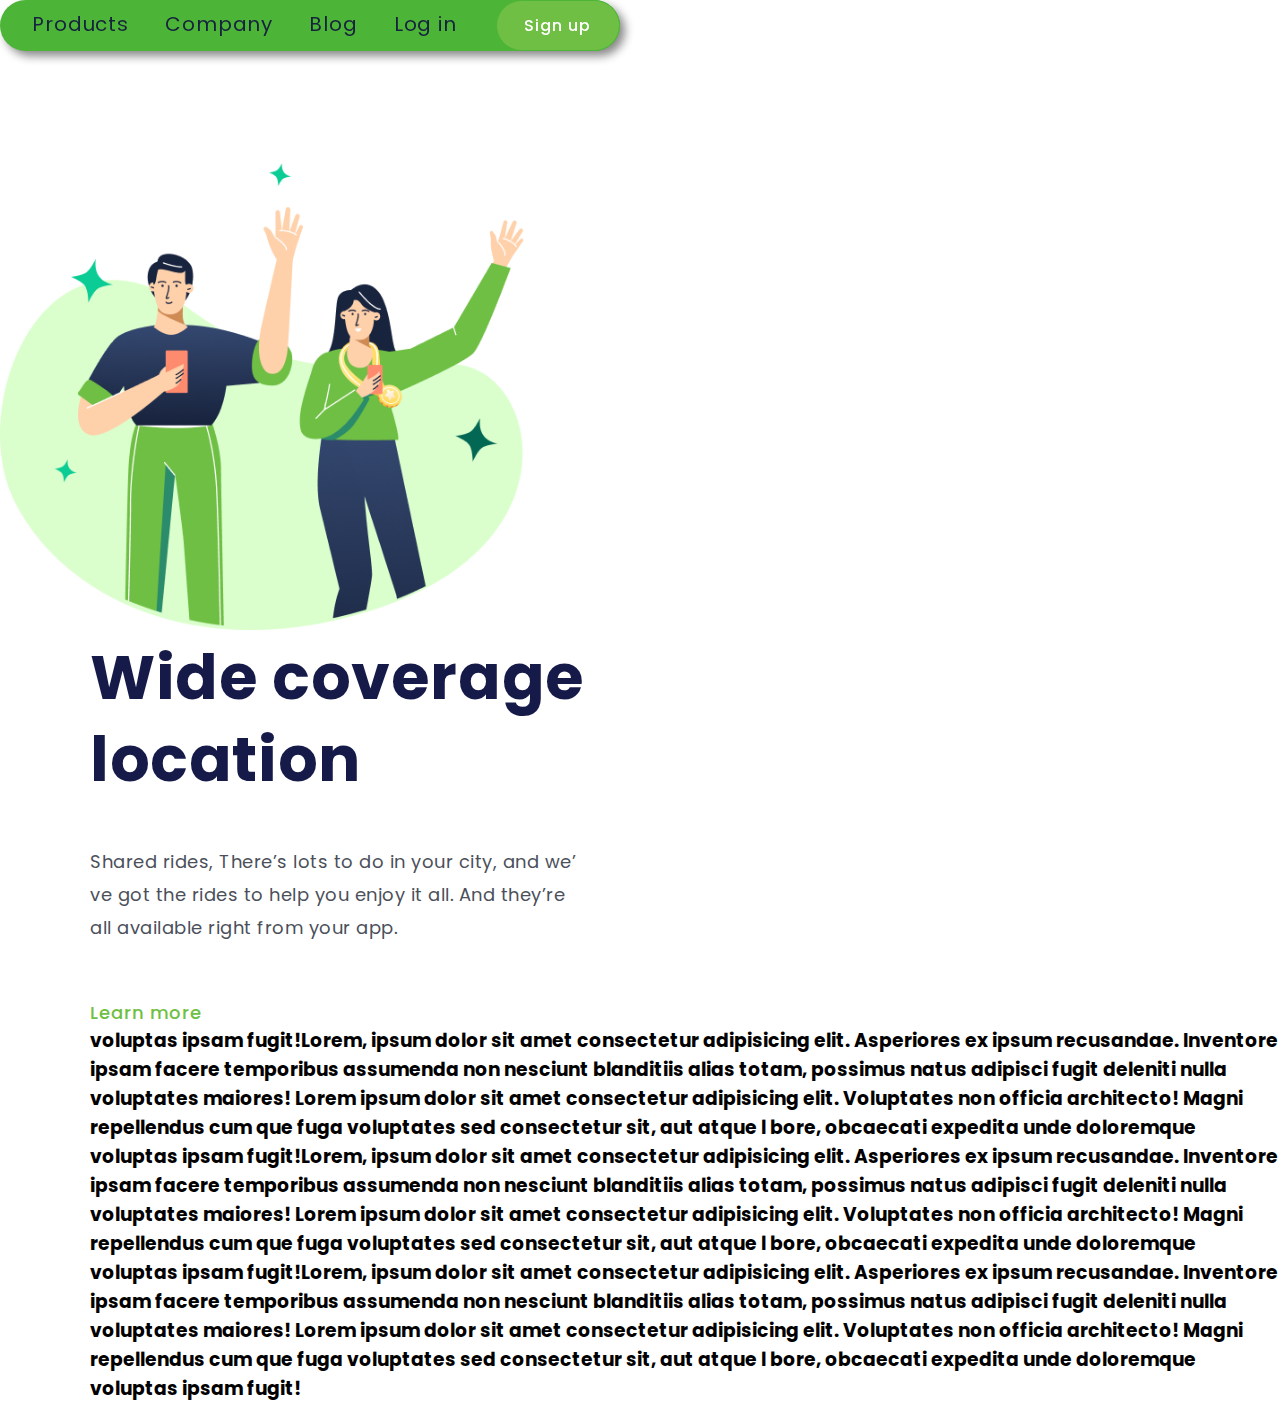
<file: index.html>
<!DOCTYPE html>
<html lang="pt-br">
<head>
    <meta charset="UTF-8">
    <meta name="viewport" content="width=device-width, initial-scale=1.0">
    <title>Wide coverage location</title>
    <link rel="stylesheet" href="style.css">
</head>
<body>
    <nav class="navbar">
        <a class="link-navbar">Products</a>
        <a class="link-navbar">Company</a>
        <a class="link-navbar">Blog</a>
        <a class="link-navbar">Log in</a>
        <button class="button-nav">Sign up</button>
    </nav>
    <main>
        <img class="image-logo" src="img/Illustration 2.png" alt="illustrative-image-logo">

        <section class="text-section">
            <h1>Wide coverage location</h1>
            <p>Shared rides, There’s lots to do in your city, and we’
            ve got the rides to help you enjoy it all. And they’re all available right
            from your app.</p>
            <a class="button-section">Learn more</a>
            <h3>
               voluptas ipsam fugit!Lorem, ipsum dolor sit amet consectetur adipisicing elit. Asperiores ex ipsum recusandae. Inventore ipsam facere temporibus assumenda non nesciunt blanditiis alias totam, possimus natus adipisci fugit deleniti nulla voluptates maiores! Lorem ipsum dolor sit amet consectetur adipisicing elit. Voluptates
                 non officia architecto! Magni repellendus cum
                 que fuga voluptates sed consectetur sit, aut atque l
                bore, obcaecati expedita unde doloremque voluptas ipsam fugit!Lorem, ipsum dolor sit amet consectetur adipisicing elit. Asperiores ex ipsum recusandae. Inventore ipsam facere temporibus assumenda non nesciunt blanditiis alias totam, possimus natus adipisci fugit deleniti nulla voluptates maiores! Lorem ipsum dolor sit amet consectetur adipisicing elit. Voluptates
                 non officia architecto! Magni repellendus cum
                 que fuga voluptates sed consectetur sit, aut atque l
                bore, obcaecati expedita unde doloremque voluptas ipsam fugit!Lorem, ipsum dolor sit amet consectetur adipisicing elit. Asperiores ex ipsum recusandae. Inventore ipsam facere temporibus assumenda non nesciunt blanditiis alias totam, possimus natus adipisci fugit deleniti nulla voluptates maiores! Lorem ipsum dolor sit amet consectetur adipisicing elit. Voluptates
                 non officia architecto! Magni repellendus cum
                 que fuga voluptates sed consectetur sit, aut atque l
                bore, obcaecati expedita unde doloremque voluptas ipsam fugit!</h3>
        </section>
    </main>

</body>
</html>
</file>
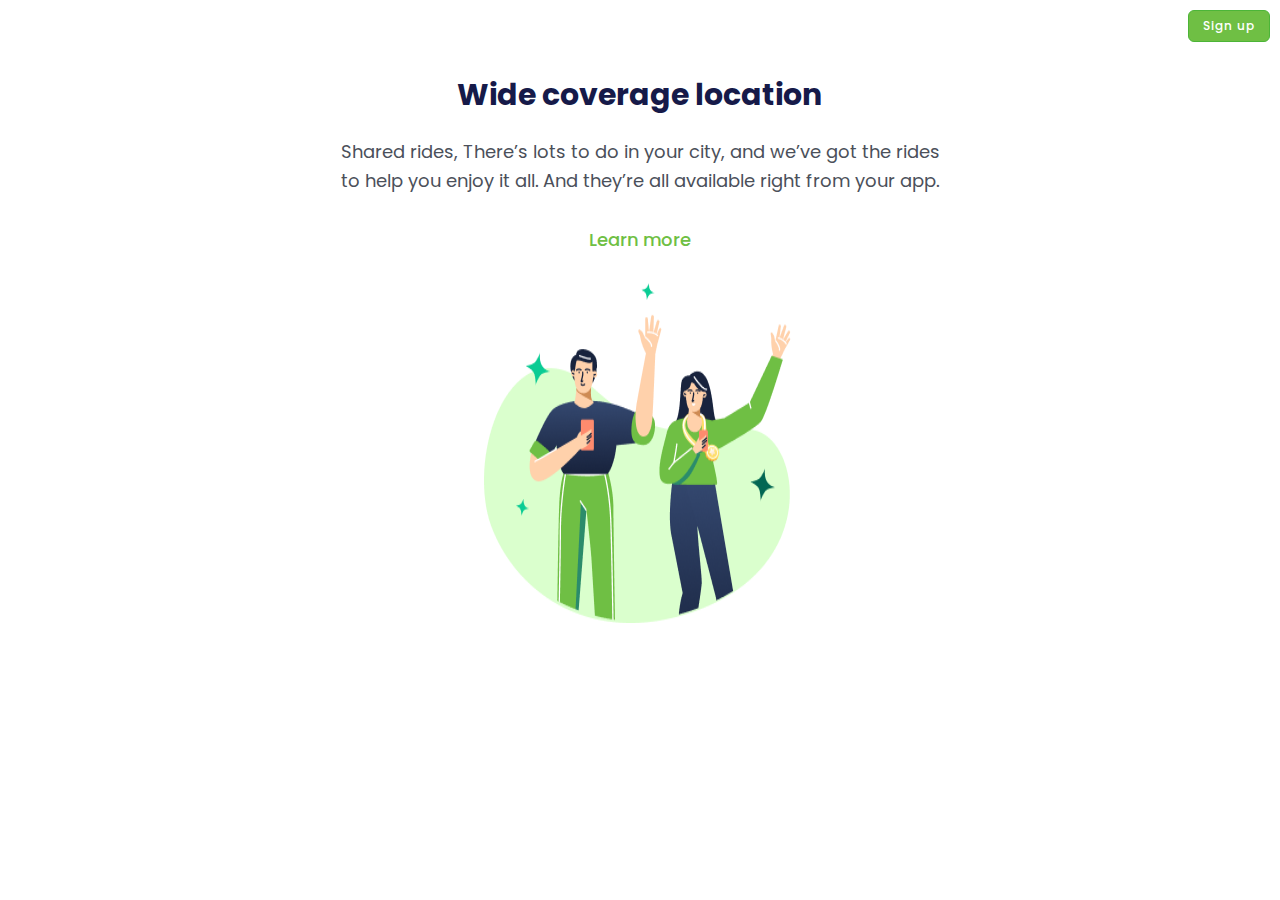
<file: Responsividade/index.html>
<!DOCTYPE html>
<html lang="pt-br">
<head>
    <meta charset="UTF-8">
    <meta name="viewport" content="width=device-width, initial-scale=1.0">
    <link rel="stylesheet" href="style.css">
    <title>éon</title>
</head>
<body>
    <section class="navbar">
        <header>
            <button class="button-navbar">Sign up</button>
        </header>
    </section>
    <section class="aside">
        <aside>
            <h1>Wide coverage location</h1>
            <p>Shared rides, There’s lots to do in your city, and we’ve got the rides to help you enjoy it all. And they’re all available right from your app.</p>
            <button class="button-aside">Learn more</button>
            <img src="(Positive) Congratulation You get 40 point for your ride (1).png" alt="people-with-phone">
        </aside>
    </section>
</body>
</html>
</file>
<file: style.css>
@import url('https://fonts.googleapis.com/css2?family=Poppins:ital,wght@0,100;0,200;0,300;0,400;0,500;0,600;0,700;0,800;0,900;1,100;1,200;1,300;1,400;1,500;1,600;1,700;1,800;1,900&display=swap');

*:not(p){
    font-family: Poppins;
    margin: 0;
    padding: 0;
    box-sizing: border-box;
}

.button-nav:hover{
    color: black;
}

.link-navbar:hover{
    color: red;
}

.navbar {
    position: fixed;
    background-color: #4CB538;
    border-radius: 30px;
    box-shadow: 5px 5px 10px #888888;
}

.link-navbar {
    font-size: 20px;
    font-style: normal;
    font-weight: 400;
    line-height: normal;
    letter-spacing: 0.875px;
    color: #17233D;
    text-align: center;
    margin-left: 32px;
    cursor: pointer;
}

.button-nav {
    border-radius: 30px;
    border: 1px solid #4CB538;
    background: #6FBF44;
    margin-left: 35px;
    width: 124px;
    height: 51px;
    font-size: 16px;
    font-style: normal;
    font-weight: 500;
    line-height: normal;
    letter-spacing: 1px;
    color: #FFF;
    cursor: pointer;
}

.image-logo {
    width: 533.834px;
    height: 466.9px;
    display: inline-block;
    margin-top: 163px;
}

section {
    display: inline-block;
    margin-left: 90px;
}

h1 {
    font-size: 62px;
    font-style: normal;
    font-weight: 700;
    line-height: 82px; 
    letter-spacing: 0.596px;
    color: #161A49;
    width: 500px;
}

p {
    font-size: 18px;
    font-style: normal;
    font-weight: 400;
    line-height: 33px;
    letter-spacing: 0.5px;
    color: #4B505A;
    width: 500px;
    margin-top: 44px;
    margin-bottom: 55px;
}

.button-section {
    font-size: 18px;
    font-style: normal;
    font-weight: 500;
    line-height: normal;
    letter-spacing: 1px;
    color: #6FBF44;
    cursor: pointer;
}

@media screen and (max-width: 615px) and (orientation: landscape){
    .link-navbar {
        font-size: 15px;
    }

    .text-section {
        margin: 25px;
        padding: 30px;
    }
}
</file>
<file: Responsividade/style.css>
@import url('https://fonts.googleapis.com/css2?family=Poppins:wght@400;500;700&display=swap');

* {
    font-family: "Poppins", sans-serif;
    padding: 0;
    margin: 0;
    box-sizing: border-box;
}

.navbar {
    display: flex;
    justify-content: flex-end;
    align-items: center;
    padding: 10px;
}

.button-navbar {
    color: #FFF;
    font-size: 12px;
    font-weight: 500;
    letter-spacing: 1px;
    border: 1px solid #4CB538;
    background: #6FBF44;
    padding: 6px 14px;
    border-radius: 6px;
    cursor: pointer;
    transition: opacity 0.2s;
}

.button-navbar:hover {
    opacity: 0.7;
}

.button-navbar:active {
    opacity: 0.5;
    color: black;
}

h1 {
    max-width: 600px;
    margin: 20px auto;
    color: #161A49;
    text-align: center;
    font-size: 30px;
    font-weight: 700;
}

p {
    max-width: 600px;
    margin: 10px auto;
    color: #4B505A;
    text-align: center;
    font-size: 18px;
    font-weight: 400;
    line-height: 1.6;
}

.button-aside {
    display: block;
    margin: 30px auto;
    color: #6FBF44;
    font-size: 18px;
    font-weight: 500;
    border: none;
    background: none;
    cursor: pointer;
    transition: opacity 0.2s;
}

.button-aside:hover {
    opacity: 0.7;
}

.button-aside:active {
    opacity: 0.5;
}

img {
    width: 100%;
    max-width: 312px;
    height: calc(40vh - 20px);
    display: block;
    margin: 20px auto;
}

/* Responsivo */
@media (max-width: 768px) {
    h1 {
        font-size: 24px;
        padding: 0 10px;
    }

    p {
        font-size: 16px;
        padding: 0 10px;
    }

    .navbar {
        justify-content: center;
    }
}
</file>
